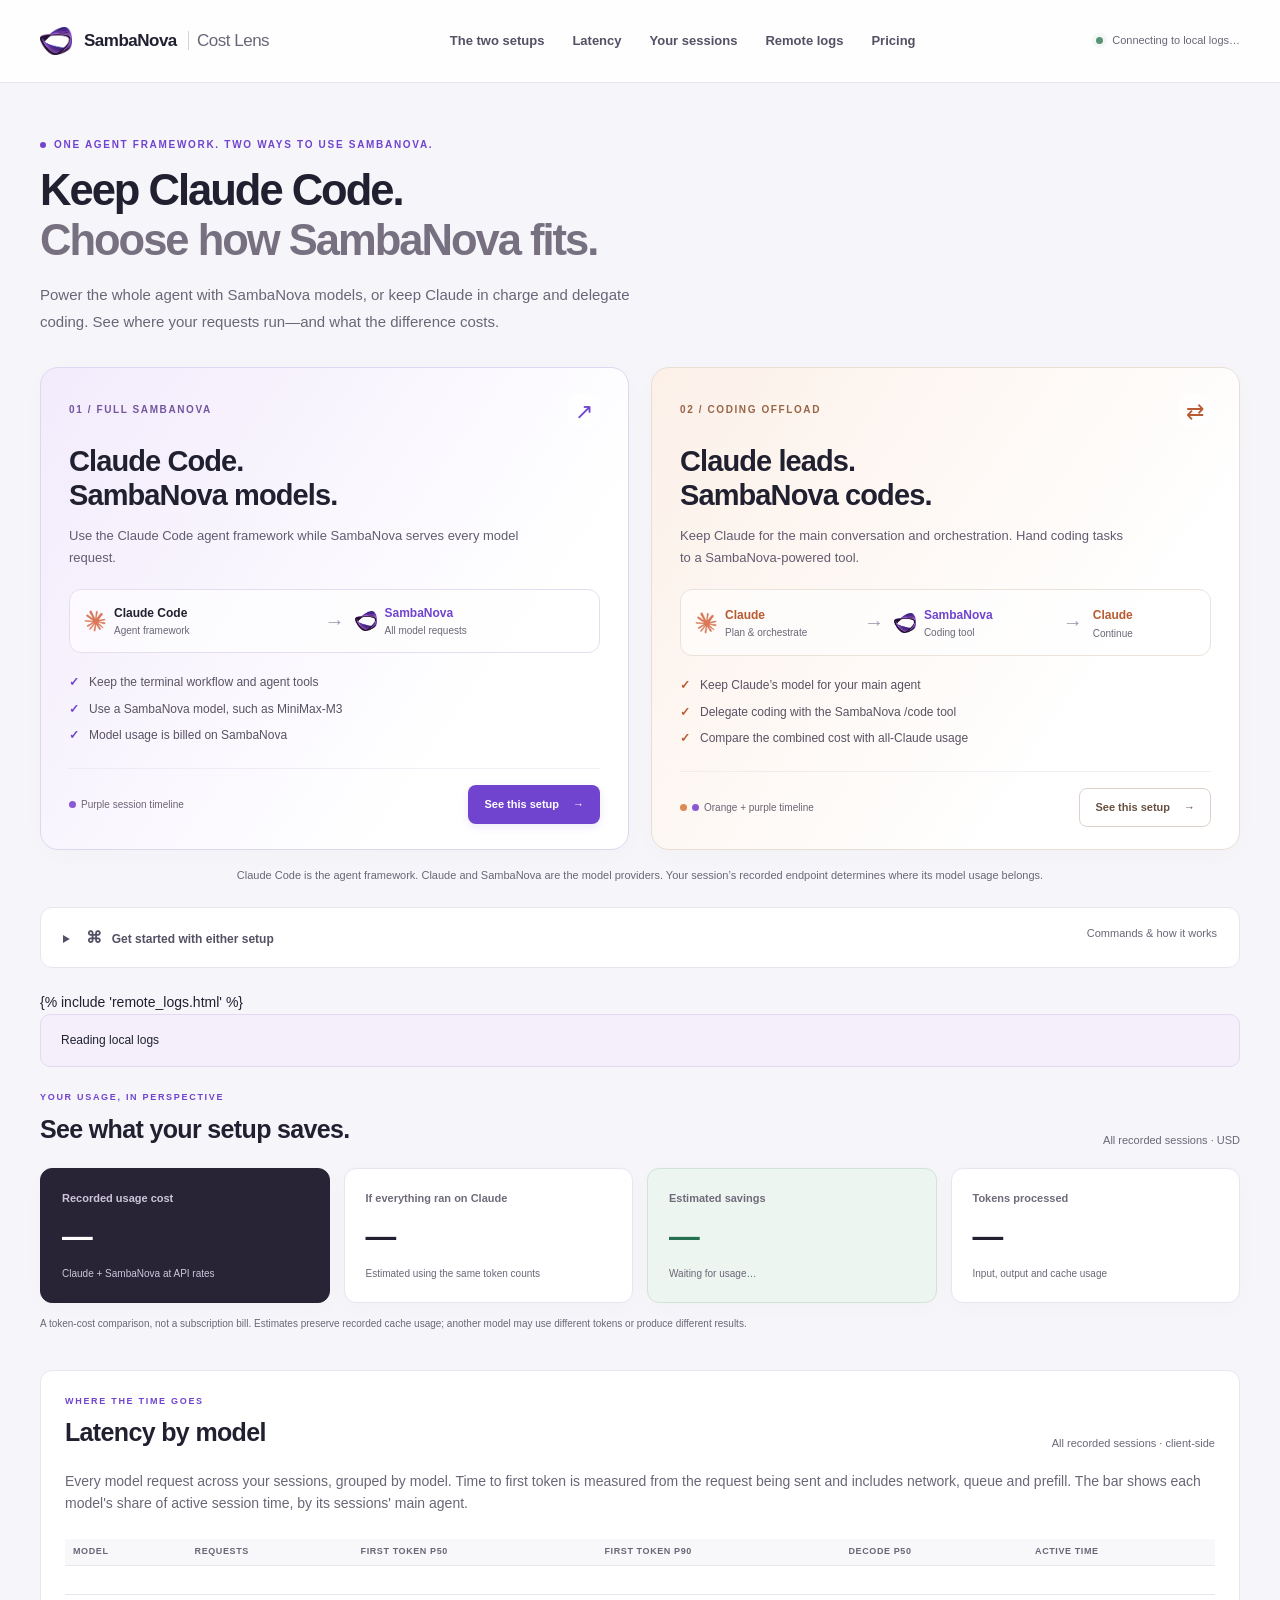
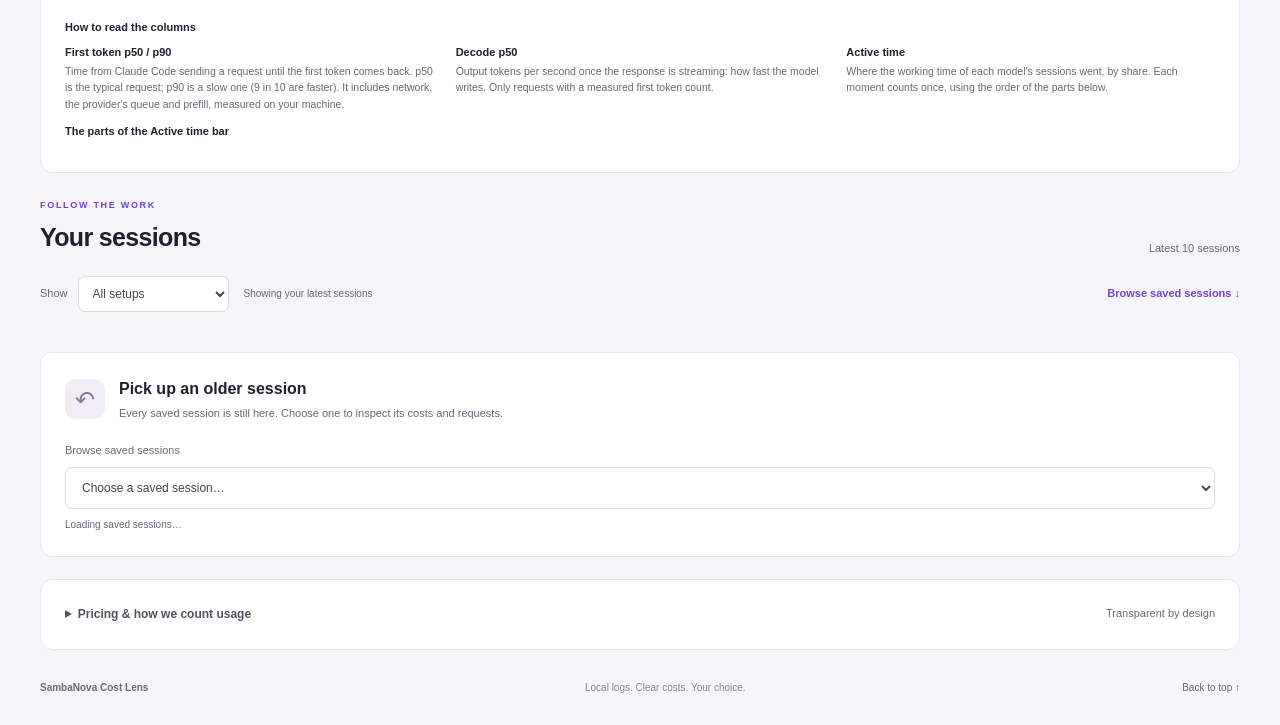
<file: templates/index.html>
<!doctype html>
<html lang="en">
<head>
  <meta charset="utf-8">
  <meta name="viewport" content="width=device-width, initial-scale=1">
  <meta name="theme-color" content="#f6f5fa">
  <title>SambaNova Cost Lens</title>
  <link rel="icon" type="image/png" href="/static/sambanova-icon.png">
  <link rel="stylesheet" href="/static/styles.css">
</head>
<body>
  <a class="skip-link" href="#sessionsSection">Skip to sessions</a>
  <header class="topbar"><div class="nav-inner">
    <a class="app-brand" href="#"><img src="/static/sambanova-icon.png" alt="" width="32" height="32"><span>SambaNova <b>Cost Lens</b></span></a>
    <nav aria-label="Main navigation"><a href="#options">The two setups</a><a href="#latency">Latency</a><a href="#sessionsSection">Your sessions</a><a href="#remoteLogs">Remote logs</a><a href="#pricing">Pricing</a></nav>
    <div class="status"><span class="pulse" aria-hidden="true"></span><span id="updated" role="status">Connecting to local logs…</span></div>
  </div></header>
  <main class="shell">
    <section class="hero">
      <div><p class="eyebrow"><span></span>One agent framework. Two ways to use SambaNova.</p>
        <h1>Keep Claude Code.<br><span>Choose how SambaNova fits.</span></h1>
        <p class="hero-copy">Power the whole agent with SambaNova models, or keep Claude in charge and delegate coding. See where your requests run—and what the difference costs.</p>
      </div>
    </section>

    <section id="options" class="options-grid" aria-label="Two ways to use SambaNova">
      <article class="option-card direct-option">
        <div class="option-top"><span class="option-number">01 / FULL SAMBANOVA</span><span class="option-symbol" aria-hidden="true">↗</span></div>
        <h2>Claude Code.<br>SambaNova models.</h2>
        <p>Use the Claude Code agent framework while SambaNova serves every model request.</p>
        <div class="workflow" aria-label="Claude Code agent framework sends all model requests to SambaNova">
          <div class="flow-node framework-node"><img src="/static/claude-icon.png" alt="" width="22" height="22"><b>Claude Code</b><small>Agent framework</small></div>
          <span class="flow-arrow" aria-hidden="true">→</span>
          <div class="flow-node samba-node"><img src="/static/sambanova-icon.png" alt="" width="22" height="22"><b>SambaNova</b><small>All model requests</small></div>
        </div>
        <ul class="option-benefits"><li>Keep the terminal workflow and agent tools</li><li>Use a SambaNova model, such as MiniMax-M3</li><li>Model usage is billed on SambaNova</li></ul>
        <div class="option-bottom"><span><i class="legend-dot purple"></i>Purple session timeline</span><button id="directSetup" class="button primary" type="button" aria-controls="setupGuide">See this setup <span aria-hidden="true">→</span></button></div>
      </article>
      <article class="option-card hybrid-option">
        <div class="option-top"><span class="option-number">02 / CODING OFFLOAD</span><span class="option-symbol" aria-hidden="true">⇄</span></div>
        <h2>Claude leads.<br>SambaNova codes.</h2>
        <p>Keep Claude for the main conversation and orchestration. Hand coding tasks to a SambaNova-powered tool.</p>
        <div class="workflow hybrid-flow" aria-label="Claude plans, SambaNova coding tool works, Claude continues">
          <div class="flow-node claude-node"><img src="/static/claude-icon.png" alt="" width="22" height="22"><b>Claude</b><small>Plan & orchestrate</small></div><span class="flow-arrow" aria-hidden="true">→</span>
          <div class="flow-node samba-node"><img src="/static/sambanova-icon.png" alt="" width="22" height="22"><b>SambaNova</b><small>Coding tool</small></div><span class="flow-arrow" aria-hidden="true">→</span>
          <div class="flow-node claude-node"><b>Claude</b><small>Continue</small></div>
        </div>
        <ul class="option-benefits"><li>Keep Claude’s model for your main agent</li><li>Delegate coding with the SambaNova /code tool</li><li>Compare the combined cost with all-Claude usage</li></ul>
        <div class="option-bottom"><span><i class="legend-dot orange"></i><i class="legend-dot purple"></i>Orange + purple timeline</span><button id="hybridSetup" class="button secondary" type="button" aria-controls="setupGuide">See this setup <span aria-hidden="true">→</span></button></div>
      </article>
    </section>
    <p class="options-caption">Claude Code is the agent framework. Claude and SambaNova are the model providers. Your session’s recorded endpoint determines where its model usage belongs.</p>

    <details id="setupGuide" class="setup-guide">
      <summary><span class="setup-summary-icon" aria-hidden="true">⌘</span>Get started with either setup<span class="summary-hint">Commands & how it works</span></summary>
      <div class="setup-content">
        <div class="segmented" aria-label="Choose a setup"><button id="guideDirect" type="button" aria-pressed="true">01 Full SambaNova</button><button id="guideHybrid" type="button" aria-pressed="false">02 Coding offload</button></div>
        <div id="setupContent"></div>
      </div>
    </details>

    {% include 'remote_logs.html' %}

    <section class="overview" aria-labelledby="overviewTitle">
      <p id="logSource" class="source-notice" role="status">Reading local logs</p>
      <div class="section-heading"><div><p class="eyebrow">YOUR USAGE, IN PERSPECTIVE</p><h2 id="overviewTitle">See what your setup saves.</h2></div><span class="scope-label">All recorded sessions · USD</span></div>
      <div class="scoreboard">
        <article class="actual-score"><span>Recorded usage cost</span><strong id="hybridCost">—</strong><small>Claude + SambaNova at API rates</small></article>
        <article><span>If everything ran on Claude</span><strong id="allClaudeCost">—</strong><small>Estimated using the same token counts</small></article>
        <article id="savingsCard" class="win"><span id="savingsLabel">Estimated savings</span><strong id="savings">—</strong><small id="savingsPct">Waiting for usage…</small></article>
        <article><span>Tokens processed</span><strong id="totalTokens">—</strong><small id="modelLabel">Input, output and cache usage</small></article>
      </div>
      <p class="accounting-caption">A token-cost comparison, not a subscription bill. Estimates preserve recorded cache usage; another model may use different tokens or produce different results.</p>
    </section>

    <section id="latency" class="panel latency-panel" aria-labelledby="latencyTitle">
      <div class="section-heading"><div><p class="eyebrow">WHERE THE TIME GOES</p><h2 id="latencyTitle">Latency by model</h2></div><span class="scope-label">All recorded sessions · client-side</span></div>
      <p class="subtle">Every model request across your sessions, grouped by model. Time to first token is measured from the request being sent and includes network, queue and prefill. The bar shows each model's share of active session time, by its sessions' main agent.</p>
      <div class="table-scroll"><table class="latency-table"><thead><tr><th scope="col">Model</th><th scope="col">Requests</th><th scope="col" title="Median time from sending a request to receiving the first token">First token p50</th><th scope="col" title="90% of requests got their first token within this time">First token p90</th><th scope="col" title="Median output tokens per second while the response was streaming">Decode p50</th><th scope="col" title="Share of working time in each part, for sessions where this model ran the main agent">Active time</th></tr></thead><tbody id="latencyRows"></tbody></table></div>
      <div class="latency-key">
        <h3>How to read the columns</h3>
        <dl>
          <div><dt>First token p50 / p90</dt><dd>Time from Claude Code sending a request until the first token comes back. p50 is the typical request; p90 is a slow one (9 in 10 are faster). It includes network, the provider's queue and prefill, measured on your machine.</dd></div>
          <div><dt>Decode p50</dt><dd>Output tokens per second once the response is streaming: how fast the model writes. Only requests with a measured first token count.</dd></div>
          <div><dt>Active time</dt><dd>Where the working time of each model's sessions went, by share. Each moment counts once, using the order of the parts below.</dd></div>
        </dl>
        <h3>The parts of the Active time bar</h3>
        <dl id="latencyLegend"></dl>
      </div>
    </section>

    <section id="sessionsSection" class="sessions-section" aria-labelledby="sessionsTitle">
      <div class="section-heading"><div><p class="eyebrow">FOLLOW THE WORK</p><h2 id="sessionsTitle">Your sessions</h2></div><span class="scope-label" id="sessionCount">Latest 10 sessions</span></div>
      <div class="session-toolbar"><div class="filter-group"><label for="sessionFilter">Show</label><select id="sessionFilter"><option value="all">All setups</option><option value="direct">Full SambaNova</option><option value="hybrid">Coding offload</option><option value="claude">Claude only</option><option value="mixed">Mixed providers</option></select></div><span id="filterStatus" role="status">Showing your latest sessions</span><a href="#sessionArchive" class="text-link">Browse saved sessions <span aria-hidden="true">↓</span></a></div>
      <div id="sessions" class="sessions"></div>
      <div id="sessionArchive" class="session-browser panel">
        <div class="archive-heading"><span class="archive-icon" aria-hidden="true">↶</span><div><h3>Pick up an older session</h3><p>Every saved session is still here. Choose one to inspect its costs and requests.</p></div></div>
        <label for="sessionPicker">Browse saved sessions</label>
        <select id="sessionPicker"><option value="">Choose a saved session…</option></select>
        <p id="sessionPickerStatus" class="subtle" role="status">Loading saved sessions…</p>
        <div id="selectedSession" class="sessions"></div>
      </div>
    </section>

    <section id="pricing" class="panel pricing-panel">
      <details><summary>Pricing & how we count usage<span class="summary-hint">Transparent by design</span></summary>
        <p id="pricingDate" class="subtle"></p>
        <p><a href="https://cloud.sambanova.ai/plans/pricing" target="_blank" rel="noreferrer">SambaNova pricing ↗</a> · <a href="https://platform.claude.com/docs/en/about-claude/pricing" target="_blank" rel="noreferrer">Claude pricing ↗</a></p>
        <p class="method-note">Fresh input, cache reads and cache writes are separate categories. Total tokens includes all of them plus output. Requests are counted once, even when they call several tools. Unknown model prices are labeled “Fallback rate”. Timelines show observed elapsed time, including tools and waiting—not decoding time.</p>
        <div class="table-scroll"><table><thead><tr><th scope="col">Model</th><th scope="col">Input</th><th scope="col">Output</th><th scope="col">Cache read</th><th scope="col">Write 5m</th><th scope="col">Write 1h</th></tr></thead><tbody id="rateRows"></tbody></table></div>
      </details>
    </section>
    <footer><span>SambaNova Cost Lens</span><span>Local logs. Clear costs. Your choice.</span><a href="#">Back to top ↑</a></footer>
  </main>
  <script src="/static/app.js"></script>
</body>
</html>
</file>
<file: static/styles.css>
:root {
  --bg: #f6f5fa; --panel: #fff; --ink: #202030; --muted: #696777;
  --line: #e7e5ee; --purple: #7044ce; --purple-light: #f1ebfc;
  --samba: #7044ce; --claude: #b95b30; --orange-light: #fbede4;
  --win: #24704f; --shadow: 0 5px 24px #26203905;
}
* { box-sizing: border-box; }
html { scroll-behavior: smooth; scroll-padding-top: 90px; }
body { margin: 0; background: var(--bg); color: var(--ink); font-family: -apple-system, BlinkMacSystemFont, "Segoe UI", sans-serif; font-size: 14px; line-height: 1.55; -webkit-font-smoothing: antialiased; }
a { color: var(--purple); text-underline-offset: 4px; }
button, select { font: inherit; }
button, summary, select { cursor: pointer; }
button, a, select, summary { -webkit-tap-highlight-color: transparent; }
:focus-visible { outline: 3px solid #9a78df; outline-offset: 4px; }
button { transition: background .18s, transform .18s, box-shadow .18s; }
button:active { transform: translateY(1px); }
h1, h2, h3, p { margin-top: 0; }
small, .subtle { color: var(--muted); }
small { line-height: 1.5; }
.skip-link { position: absolute; left: 16px; top: -80px; z-index: 20; background: #fff; padding: 12px; }
.skip-link:focus { top: 10px; }
.topbar { background: #ffffffed; border-bottom: 1px solid var(--line); }
.nav-inner { width: min(1320px, calc(100% - 80px)); min-height: 82px; margin: auto; display: flex; align-items: center; justify-content: space-between; gap: 24px; }
.app-brand { display: inline-flex; align-items: center; gap: 12px; font-size: 17px; color: var(--ink); text-decoration: none; white-space: nowrap; letter-spacing: -.5px; }
.app-brand span { font-weight: 650; }
.app-brand b { font-weight: 450; color: var(--muted); padding-left: 8px; margin-left: 7px; border-left: 1px solid #d6d3df; }
.app-brand img, .provider-label img, .flow-node img { object-fit: contain; }
nav { display: flex; gap: 28px; }
nav a { color: #555164; text-decoration: none; font-size: 13px; font-weight: 550; }
nav a:hover { color: var(--purple); }
.status { display: flex; align-items: center; gap: 9px; font-size: 11px; color: var(--muted); }
.pulse { width: 7px; height: 7px; background: #5a9277; border-radius: 50%; box-shadow: 0 0 0 4px #5a927711; flex-shrink: 0; }
.shell { width: min(1240px, calc(100% - 80px)); margin: auto; }
.hero { display: flex; align-items: flex-end; justify-content: space-between; gap: 32px; padding: 54px 0 32px; }
.eyebrow { color: var(--purple); font-size: 10px; font-weight: 750; letter-spacing: 1.7px; text-transform: uppercase; margin: 0 0 12px; }
.hero .eyebrow { display: flex; align-items: center; gap: 8px; }
.hero .eyebrow span { height: 6px; width: 6px; border-radius: 50%; background: var(--purple); }
h1 { font-size: clamp(34px, 3.4vw, 49px); font-weight: 650; letter-spacing: -2px; line-height: 1.16; margin: 0 0 17px; }
h1 span { color: #777080; }
.hero-copy { font-size: 15px; line-height: 1.75; color: var(--muted); max-width: 640px; margin-bottom: 0; }
.text-link { font-weight: 650; font-size: 12px; text-decoration: none; }
.text-link:hover { text-decoration: underline; }
.options-grid { display: grid; grid-template-columns: 1fr 1fr; gap: 22px; }
.option-card { border: 1px solid #dfd6f0; border-radius: 18px; padding: 26px 28px 22px; background: linear-gradient(125deg, #f2ebfc 0, #fff 73%); box-shadow: var(--shadow); }
.hybrid-option { background: linear-gradient(125deg, #fcf0e8 0, #fff 73%); border-color: #eaded4; }
.option-top { display: flex; justify-content: space-between; align-items: center; margin-bottom: 18px; }
.option-number { color: #74559e; font-size: 10px; font-weight: 750; letter-spacing: 1.6px; }
.hybrid-option .option-number { color: #976647; }
.option-symbol { width: 32px; height: 32px; border-radius: 10px; background: #ffffff80; border: 1px solid #ffffff; display: grid; place-items: center; font-size: 22px; color: var(--purple); }
.hybrid-option .option-symbol { color: var(--claude); }
.option-card h2 { font-size: 29px; font-weight: 650; letter-spacing: -.9px; line-height: 1.18; margin: 0 0 13px; }
.option-card > p { font-size: 13px; color: #625c70; line-height: 1.7; max-width: 455px; min-height: 45px; margin-bottom: 19px; }
.workflow { display: flex; gap: 10px; align-items: center; border-radius: 12px; padding: 14px; border: 1px solid #e6def0; background: #ffffffa6; }
.hybrid-flow { border-color: #ebe2da; }
.flow-node { display: grid; grid-template-columns: 22px 1fr; align-items: center; column-gap: 8px; flex: 1; min-width: 0; }
.flow-node img { grid-row: span 2; }
.flow-node b { font-size: 12px; white-space: nowrap; }
.flow-node small { font-size: 10px; white-space: nowrap; }
.flow-arrow { color: #a49aaf; font-size: 20px; }
.samba-node b { color: var(--purple); }
.claude-node b { color: var(--claude); }
.hybrid-flow .flow-node:last-child { display: block; flex: .65; }
.hybrid-flow .flow-node:last-child small { display: block; }
.option-benefits { list-style: none; padding: 0; margin: 20px 0 23px; color: #595263; font-size: 12px; }
.option-benefits li { padding-left: 20px; position: relative; margin: 8px 0; }
.option-benefits li::before { content: '✓'; position: absolute; left: 0; color: var(--purple); font-size: 12px; font-weight: 700; }
.hybrid-option .option-benefits li::before { color: var(--claude); }
.option-bottom { display: flex; align-items: center; justify-content: space-between; gap: 12px; padding-top: 16px; border-top: 1px solid #d9cfe355; }
.option-bottom > span { display: flex; align-items: center; gap: 5px; font-size: 10px; color: #6c6375; }
.legend-dot { display: inline-block; width: 7px; height: 7px; border-radius: 50%; flex-shrink: 0; }
.purple { background: #8c59d4; }.orange { background: #dd8952; }
.button { border-radius: 8px; padding: 10px 15px; font-size: 11px; font-weight: 650; display: inline-flex; align-items: center; gap: 14px; border: 1px solid transparent; white-space: nowrap; }
.primary { background: var(--purple); color: #fff; box-shadow: 0 3px 8px #7044ce20; }
.primary:hover { background: #5c32b4; }
.secondary { background: #fff; color: #685041; border-color: #ded2c8; }
.secondary:hover { background: #fbf3ed; }
.options-caption { font-size: 11px; color: var(--muted); text-align: center; margin: 17px 25px 23px; }
.setup-guide { background: #fff; border: 1px solid var(--line); border-radius: 12px; margin-bottom: 24px; }
.remote-guide { scroll-margin-top: 24px; }
.remote-guide pre { white-space: pre-wrap; overflow-wrap: anywhere; }
.remote-intro { display: grid; grid-template-columns: 1fr 1fr; gap: 24px; align-items: center; }
.remote-intro h2 { font-size: 26px; margin: 10px 0; }
.remote-intro p, .remote-step-copy p, .remote-note p { font-size: 13px; line-height: 1.7; }
.transfer-flow { display: flex; flex-wrap: wrap; justify-content: center; align-items: center; gap: 12px; padding: 30px 16px; border-radius: 12px; background: #f4effb; color: #67439c; }
.transfer-flow b { font-size: 13px; }.transfer-flow small { flex-basis: 100%; text-align: center; font-size: 11px; margin-top: 8px; }
.remote-steps { list-style: none; padding: 0; margin: 24px 0; }
.remote-steps > li { display: grid; grid-template-columns: .8fr 1.2fr; gap: 28px; padding: 24px 0; border-top: 1px solid var(--line); align-items: start; }
.remote-step-copy { min-width: 0; }.remote-step-copy h3 { margin: 8px 0; font-size: 18px; }.remote-step-copy code { overflow-wrap: anywhere; }
.remote-note, .source-notice { background: #f4effb; border: 1px solid #e4d9f3; padding: 16px 20px; border-radius: 10px; font-size: 12px; line-height: 1.6; }
.remote-note { margin-top: 24px; }.remote-note p { margin: 6px 0 0; }.source-notice { overflow-wrap: anywhere; margin-bottom: 24px; }
@media (max-width: 850px) { .remote-intro, .remote-steps > li { grid-template-columns: 1fr; }.remote-steps > li { gap: 12px; } }
summary { font-size: 12px; font-weight: 650; color: #555164; line-height: 1.7; }
.setup-guide > summary { padding: 16px 22px; }
.summary-hint { float: right; color: var(--muted); font-size: 11px; font-weight: 400; }
.setup-summary-icon { font-size: 16px; margin: 0 10px; }
.setup-content { border-top: 1px solid var(--line); padding: 24px; }
.segmented { display: inline-flex; gap: 4px; background: #f1eff5; border: 1px solid var(--line); padding: 4px; border-radius: 10px; margin-bottom: 24px; }
.segmented button { border: none; color: var(--muted); background: transparent; border-radius: 7px; padding: 8px 14px; font-size: 12px; }
.segmented button[aria-pressed="true"] { background: #fff; color: var(--purple); box-shadow: 0 2px 5px #29203410; font-weight: 650; }
.guide-grid { display: grid; grid-template-columns: .85fr 1.15fr; gap: 40px; align-items: start; }
.guide-grid h3 { margin: 12px 0; font-size: 21px; letter-spacing: -.5px; }
.guide-grid p { font-size: 12px; color: var(--muted); }
.guide-result { color: #484152 !important; }
.code-panel { background: #252331; color: #ddd8e9; border-radius: 12px; overflow: hidden; min-width: 0; }
.code-heading { display: flex; align-items: center; justify-content: space-between; padding: 12px 16px; background: #ffffff06; border-bottom: 1px solid #ffffff0e; font-size: 11px; }
.copy-button { color: #ede6fc; background: #ffffff0e; border: 1px solid #ffffff26; border-radius: 5px; font-size: 10px; padding: 4px 9px; }
.copy-button:hover { background: #ffffff20; }
pre { font-size: 11px; line-height: 1.9; overflow-x: auto; padding: 20px; margin: 0; tab-size: 2; }
.code-panel .copy-feedback { font-size: 10px; color: #d5c5f6; margin: 0; padding: 0 20px 10px; }
.code-panel .copy-feedback:empty { padding: 0; }
.return-guide { margin-top: 24px; padding-top: 18px; border-top: 1px solid var(--line); }
.return-guide > summary { color: var(--claude); }
.return-guide > p { font-size: 12px; color: var(--muted); margin: 14px 0; }
.return-guide .code-panel { max-width: 640px; }
.section-heading { display: flex; align-items: flex-end; justify-content: space-between; gap: 20px; margin-bottom: 19px; }
.section-heading h2 { margin: 0; font-size: 25px; letter-spacing: -.65px; font-weight: 650; }
.section-heading .eyebrow { margin-bottom: 5px; font-size: 9px; }
.scope-label { color: var(--muted); font-size: 11px; }
.scoreboard { display: grid; grid-template-columns: repeat(4, minmax(0, 1fr)); gap: 14px; }
.scoreboard article { background: #fff; border: 1px solid var(--line); border-radius: 12px; padding: 21px; display: flex; flex-direction: column; gap: 12px; box-shadow: var(--shadow); }
.scoreboard article > span { color: #706a7b; font-size: 11px; font-weight: 550; }
.scoreboard strong { font-size: clamp(22px, 2.4vw, 33px); font-weight: 650; letter-spacing: -.7px; font-variant-numeric: tabular-nums; line-height: 1.15; }
.scoreboard small { font-size: 10px; }
.scoreboard .actual-score { background: #282435; border-color: #282435; color: #fff; }
.actual-score > span, .actual-score small { color: #cdc5db !important; }
.scoreboard .win { background: #edf5f0; border-color: #d2e4d9; }
.win strong { color: var(--win); }
.extra-score { background: #fff4e8 !important; }.extra-score strong { color: #9a5117; }
.accounting-caption { font-size: 10px; color: var(--muted); margin: 13px 0 38px; }
.session-toolbar { display: flex; align-items: center; gap: 15px; margin: 0 0 16px; }
.filter-group { display: flex; align-items: center; gap: 10px; }
.filter-group label { font-size: 11px; color: var(--muted); }
select { background: #fff; border: 1px solid #dcd8e5; border-radius: 7px; padding: 9px 30px 9px 10px; max-width: 100%; color: #494154; font-size: 12px; }
#filterStatus { font-size: 10px; color: var(--muted); }
.session-toolbar > a { margin-left: auto; font-size: 11px; }
.sessions { display: grid; gap: 20px; }
.session { padding: 25px; border: 1px solid var(--line); border-radius: 14px; background: #fff; min-width: 0; box-shadow: var(--shadow); }
.session-top { display: flex; align-items: center; justify-content: space-between; gap: 22px; }
.session-title { margin: 9px 0 3px; font-size: 21px; letter-spacing: -.45px; overflow-wrap: anywhere; }
.session-title > span { display: inline-block; margin-left: 8px; color: #8c8498; font: 400 11px ui-monospace, monospace; letter-spacing: 0; vertical-align: middle; }
.session-top small { display: block; font-size: 11px; }
.mode-badge { display: inline-flex; border-radius: 5px; background: #f0eef4; color: #716a7c; font-size: 9px; font-weight: 650; padding: 4px 8px; letter-spacing: .3px; }
.mode-badge.direct { background: #f0e8fc; color: #7044ac; }
.mode-badge.hybrid { background: #faf0e6; color: #95653c; }
.mode-badge.mixed { background: #eceaf6; color: #68609c; }
.right { text-align: right; }
.right b { display: block; font-size: 12px; margin-bottom: 4px; font-weight: 600; }
.session-cost-grid { display: grid; grid-template-columns: repeat(4, minmax(0, 1fr)); gap: 12px; margin: 22px 0 16px; }
.session-cost-grid > div { background: #faf9fc; border: 1px solid #eeebf2; border-radius: 9px; padding: 15px; }
.session-cost-grid .provider-label { display: flex; align-items: center; gap: 6px; font-size: 10px; color: #686172; min-height: 19px; }
.session-cost-grid strong { display: block; margin: 10px 0 5px; font-size: 23px; font-weight: 650; font-variant-numeric: tabular-nums; letter-spacing: -.5px; }
.session-cost-grid small { display: block; font-size: 10px; }
.session-cost-grid .combined-card { background: #f0ebf8; border-color: #e4dbef; }
.combined-card strong { color: var(--purple); }
.session-cost-grid .all-claude-card { border-style: dashed; background: #fff; }
.cost-comparison { padding: 16px 18px; border-radius: 9px; background: #f7faf8; border: 1px solid #dfebe3; margin: 14px 0; }
.comparison-head { display: flex; align-items: center; justify-content: space-between; gap: 15px; }
.comparison-head strong { color: var(--win); font-size: 12px; font-weight: 650; }
.comparison-head > span { font-size: 9px; color: #788579; white-space: nowrap; }
.cost-comparison.extra-cost { background: #fff7ef; border-color: #f2dfcb; }
.extra-cost .comparison-head strong { color: #965517; }
.cost-comparison.neutral { background: #f9f8fb; border-color: var(--line); font-size: 11px; color: var(--muted); }
.cost-comparison > p { font-size: 10px; color: var(--muted); margin: 10px 0 4px; }
.cost-comparison > small { display: block; font-size: 9px; line-height: 1.6; }
.cost-bars { max-width: 800px; margin: 12px 0; display: grid; gap: 7px; }
.cost-bars > div { display: grid; grid-template-columns: 120px 1fr 80px; gap: 12px; align-items: center; }
.cost-bars span, .cost-bars b { font-size: 10px; color: #6a6873; }
.cost-bars b { text-align: right; font-weight: 550; font-variant-numeric: tabular-nums; }
.cost-track { background: #eae9ee; height: 7px; border-radius: 5px; overflow: hidden; }
.cost-track i { display: block; height: 100%; border-radius: 5px; }
.actual-bar { background: #8556cb; }.baseline-bar { background: #beb6c9; }
.session-timing { margin: 22px 0 14px; }
.timing-heading { display: flex; align-items: baseline; justify-content: space-between; gap: 12px; margin-bottom: 12px; }
.timing-heading h3 { font-size: 11px; margin: 0; font-weight: 600; }
.timing-heading > span { font-size: 10px; color: var(--muted); }
.timing-legend { display: flex; flex-wrap: wrap; gap: 10px 22px; font-size: 10px; margin-bottom: 8px; }
.timing-legend > span { display: flex; align-items: center; gap: 6px; }
.timing-legend b { font-weight: 650; }
.claude-time { color: #9f5730; }.samba-time { color: #7749b1; }.unknown-time { color: var(--muted); }
.timing-track { height: 13px; background: #f1eef6; border-radius: 4px; overflow: hidden; position: relative; }
.timing-bar { position: absolute; top: 0; bottom: 0; }
.timing-bar.claude-time, .claude-time .timing-dot { background: #df8b55; }
.timing-bar.samba-time, .samba-time .timing-dot { background: #9463d5; }
.timing-bar.unknown-time, .unknown-time .timing-dot { background: #bdbcc6; }
.timing-dot { width: 6px; height: 6px; display: inline-block; border-radius: 50%; }
.timing-axis { display: flex; justify-content: space-between; gap: 12px; margin: 5px 0; }
.timing-axis small { font-size: 9px; }.timing-axis small:last-child { text-align: right; }
.timing-details summary { font-size: 10px; font-weight: 450; color: #7f778b; margin-top: 9px; }
.timing-run-note, .timing-note { font-size: 10px; color: var(--muted); margin: 7px 0; line-height: 1.7; }
.timing-unavailable { font-size: 9px; position: absolute; left: 6px; top: -1px; color: var(--muted); }
.request-details { margin-top: 18px; border-top: 1px solid var(--line); }
.request-details > summary { padding: 15px 0 0; font-size: 11px; color: var(--purple); }
.request-details[open] > summary { margin-bottom: 18px; }
.session-context { background: #faf9fc; border-radius: 6px; padding: 10px 12px; margin: 12px 0; }
.session-context p { font-size: 10px; color: var(--muted); margin: 3px 0; overflow-wrap: anywhere; }
.session-meta { display: flex; gap: 7px; flex-wrap: wrap; margin: 10px 0; font-size: 10px; color: var(--muted); }
.session-meta span { background: #f8f7fa; border: 1px solid var(--line); border-radius: 5px; padding: 5px 8px; }
.runs-grid { display: grid; grid-template-columns: repeat(2, minmax(0, 1fr)); gap: 24px; margin-top: 24px; }
.runs-col { min-width: 0; }
.runs-col h3 { font-size: 11px; font-weight: 650; margin: 0 0 12px; padding-bottom: 10px; border-bottom: 2px solid #ede7f6; }
.runs-col:last-child h3 { border-color: #f3e6dc; }
.activity-list { max-height: 440px; overflow-y: auto; overscroll-behavior: contain; scrollbar-width: thin; padding-right: 6px; }
.activity-step { padding: 13px 0; border-bottom: 1px solid var(--line); }
.step-head { display: flex; flex-wrap: wrap; align-items: center; gap: 7px; margin-bottom: 6px; font-size: 10px; }
.step-head > span:nth-child(2) { flex: 1; color: var(--muted); }
.step-head > b { white-space: nowrap; font-weight: 650; }
.pill { padding: 2px 6px; color: #a5613c; background: #fbefe7; border-radius: 4px; font-size: 9px; }
.samba-pill { background: #f0eafa; color: #7950b2; }.estimate-pill { background: #eee9f7; color: #81708e; }
.activity-step small { display: block; font-size: 10px; line-height: 1.7; }
.tool-list { padding: 0; margin: 9px 0; list-style: none; }
.tool-list li { display: grid; grid-template-columns: auto 1fr; gap: 4px 8px; margin-bottom: 6px; font-size: 11px; }
.tool-list span { overflow-wrap: anywhere; color: #6a6274; }.tool-list small { grid-column: 2; }
.step-note, .empty { font-size: 11px; color: var(--muted); margin: 8px 0; }
.empty-panel { text-align: center; padding: 50px 20px; border: 1px dashed #dcd4e7; border-radius: 12px; background: #fff; }
.empty-panel b { font-size: 17px; display: block; color: #63576f; margin-bottom: 7px; }
.empty-panel p { margin: 0; }
.estimate-box { padding: 16px; background: #faf7ff; border: 1px dashed #dfd4ef; border-radius: 9px; margin: 16px 0; font-size: 12px; }
.estimate-box p { margin: 8px 0; color: var(--muted); }
.estimate-box small { font-size: 10px; }
.estimate-tag { display: inline-block; font-size: 9px; color: #7c658f; margin-left: 10px; }
.estimate-values { display: flex; flex-wrap: wrap; gap: 12px 24px; margin: 12px 0; }
.estimate-values span { font-size: 10px; color: var(--muted); }.estimate-values b { display: block; color: var(--ink); font-size: 17px; margin-top: 3px; }
.unavailable-run { border: 1px dashed var(--line); padding: 12px; border-radius: 8px; font-size: 11px; margin-top: 10px; }
.panel { background: #fff; border: 1px solid var(--line); border-radius: 12px; padding: 24px; }
.session-browser { margin-top: 24px; }
.archive-heading { display: flex; align-items: center; gap: 14px; margin-bottom: 20px; }
.archive-icon { color: #8a759d; background: #f1edf7; border-radius: 10px; height: 40px; width: 40px; display: grid; place-items: center; font-size: 24px; flex-shrink: 0; }
.archive-heading h3 { margin: 0 0 3px; font-size: 16px; font-weight: 650; }
.archive-heading p { font-size: 11px; color: var(--muted); margin: 0; }
.session-browser label { display: block; font-size: 11px; margin-bottom: 8px; color: var(--muted); }
.session-browser select { width: 100%; padding: 12px; }
.session-browser > p { font-size: 10px; margin: 8px 0 0; }
#selectedSession:not(:empty) { margin-top: 24px; }
.pricing-panel { margin-top: 22px; }
.pricing-panel summary { font-size: 12px; }
.pricing-panel details[open] summary { margin-bottom: 20px; }
.pricing-panel p { font-size: 11px; }
.method-note { color: var(--muted); font-size: 11px; line-height: 1.7; }
.table-scroll { overflow-x: auto; }
table { border-collapse: collapse; width: 100%; font-size: 11px; }
th, td { text-align: left; padding: 12px; border-bottom: 1px solid var(--line); white-space: nowrap; }
th { background: #f8f7fa; font-weight: 600; color: #6a6375; }
footer { display: flex; justify-content: space-between; gap: 20px; padding: 30px 0; font-size: 10px; color: #8a8492; }
footer > span:first-child { color: #706479; font-weight: 600; }
footer a { text-decoration: none; color: #706479; }
@media (min-width: 1450px) { .hero { padding-top: 62px; } }
@media (max-width: 1100px) {
  .nav-inner, .shell { width: calc(100% - 48px); }
  nav { gap: 18px; }.status { font-size: 10px; }
  .option-card { padding: 23px; }.option-bottom { flex-wrap: wrap; }
  .hybrid-flow { gap: 6px; padding: 12px 9px; }.hybrid-flow .flow-node { column-gap: 5px; }
  .hybrid-flow .flow-node b { font-size: 11px; }.hybrid-flow .flow-node small { font-size: 9px; }
  .scoreboard article { padding: 18px; }.scoreboard strong { font-size: 26px; }
  .session-cost-grid { gap: 8px; }.session-cost-grid > div { padding: 13px; }
}
@media (max-width: 850px) {
  .nav-inner { flex-wrap: wrap; gap: 10px; padding: 16px 0; }.status { margin-left: auto; }nav { order: 3; width: 100%; }
  .hero { display: block; padding-top: 34px; }
  .options-grid { grid-template-columns: 1fr; }.option-card { padding: 26px; }
  .option-bottom { flex-wrap: nowrap; }.option-card > p { min-height: 0; max-width: none; }
  .workflow { max-width: 550px; }.hybrid-flow .flow-node b { font-size: 12px; }.hybrid-flow .flow-node small { font-size: 10px; }
  .scoreboard { grid-template-columns: repeat(2, minmax(0, 1fr)); }.scoreboard strong { font-size: 31px; }
  .session-cost-grid { grid-template-columns: repeat(2, minmax(0, 1fr)); }
  .guide-grid { grid-template-columns: 1fr; gap: 24px; }.runs-grid { grid-template-columns: 1fr; }
  .session-top { align-items: flex-start; }.right { max-width: 45%; }
  .section-heading h2 { font-size: 23px; }.summary-hint { font-size: 10px; }
  .comparison-head { align-items: flex-start; flex-direction: column; gap: 4px; }
}
@media (max-width: 560px) {
  .nav-inner, .shell { width: calc(100% - 32px); }.app-brand { font-size: 15px; gap: 8px; }.app-brand b { padding-left: 5px; margin-left: 4px; }
  .status { width: 100%; margin-top: 5px; }nav { justify-content: space-between; margin-top: 6px; }
  h1 { font-size: 33px; letter-spacing: -1.4px; }.eyebrow { font-size: 8px; letter-spacing: 1px; }.hero-copy { font-size: 13px; }
  .option-card { padding: 21px; }.option-card h2 { font-size: 28px; }.option-card > p { font-size: 12px; }
  .option-bottom { gap: 12px; align-items: flex-start; flex-direction: column; }.button { width: 100%; justify-content: space-between; padding: 12px; }
  .button, .segmented button, select { min-height: 44px; }.copy-button { min-height: 36px; }
  .hybrid-flow { gap: 5px; padding: 12px 8px; }.hybrid-flow img { display: none; }.hybrid-flow .flow-node { display: block; }
  .hybrid-flow .flow-node b, .hybrid-flow .flow-node small { display: block; }.hybrid-flow .flow-node small { font-size: 9px; }
  .options-caption { margin: 15px 5px 20px; font-size: 10px; }.setup-guide > summary { padding: 14px; }.setup-summary-icon { margin-left: 3px; }
  .summary-hint { float: none; display: block; margin-top: 4px; }.setup-content { padding: 17px; }
  .segmented { display: flex; }.segmented button { flex: 1; padding: 8px; font-size: 11px; }
  .section-heading { flex-wrap: wrap; gap: 6px; }.scope-label { font-size: 10px; }
  .scoreboard { gap: 10px; }.scoreboard article { padding: 15px; gap: 10px; }.scoreboard strong { font-size: 23px; }.scoreboard article > span { font-size: 10px; min-height: 30px; }.scoreboard small { font-size: 9px; }
  .session-toolbar { flex-wrap: wrap; gap: 10px; }.session-toolbar > a { margin-left: 0; }
  .session { padding: 17px; }.session-top { flex-direction: column; gap: 14px; }.right { text-align: left; max-width: none; }
  .session-title { font-size: 19px; }.session-cost-grid { gap: 8px; margin-top: 17px; }.session-cost-grid > div { padding: 11px; }
  .session-cost-grid strong { font-size: 20px; }.session-cost-grid small { font-size: 9px; }.session-cost-grid .provider-label { font-size: 9px; flex-wrap: wrap; }.provider-label img { width: 15px; height: 15px; }
  .cost-comparison { padding: 13px; }.cost-bars > div { grid-template-columns: 90px 1fr 58px; gap: 7px; }.cost-bars span, .cost-bars b { font-size: 9px; }
  .timing-heading { flex-wrap: wrap; gap: 4px; }.timing-legend { font-size: 9px; gap: 8px 16px; }.timing-axis small { font-size: 8px; }
  .activity-list { max-height: 360px; }.panel { padding: 18px; }.archive-heading { align-items: flex-start; }.archive-heading p { font-size: 10px; }
  footer { flex-wrap: wrap; gap: 10px; }footer > span:nth-child(2) { order: 3; width: 100%; }
}
.unlogged-note { border: 1px solid #ecd9b8; background: #fdf7ec; border-radius: 10px; padding: 10px 14px; margin: 12px 0; display: grid; gap: 3px; }
.unlogged-note b { font-size: 12px; font-weight: 650; color: #8a5a12; }.unlogged-note span { font-size: 10px; color: var(--muted); line-height: 1.6; }
/* Latency breakdown */
.lat-first_token { background: #d9a03f; }.lat-generation { background: #8c59d4; }.lat-tool { background: #3f8f70; }
.lat-approval { background: #d0567c; }.lat-overhead { background: #9a9fae; }
.lat-auto_check { background: repeating-linear-gradient(135deg, #24604a 0 4px, #2f7a5d 4px 8px); }.lat-text-auto_check { color: #24604a; }
.check-share { color: #24604a; font-size: 9px; }
.latency-box { margin: 18px 0 14px; padding-top: 16px; border-top: 1px solid var(--line); }
.latency-legend { display: flex; flex-wrap: wrap; gap: 8px 20px; font-size: 10px; margin-bottom: 8px; }
.latency-legend > span { display: flex; align-items: center; gap: 6px; cursor: help; }
.latency-legend b { font-weight: 650; }.latency-legend small { font-size: 9px; }
.lat-dot { width: 7px; height: 7px; border-radius: 2px; display: inline-block; }
.latency-track { height: 13px; background: #f1eef6; border-radius: 4px; overflow: hidden; display: flex; position: relative; }
.latency-track > span { height: 100%; }
.latency-stats { display: grid; grid-template-columns: repeat(5, minmax(0, 1fr)); gap: 10px; margin: 14px 0 6px; }
.latency-stats > div { border: 1px solid var(--line); border-radius: 10px; padding: 9px 11px; display: grid; gap: 2px; min-width: 0; }
.latency-stats span { font-size: 9px; color: var(--muted); text-transform: uppercase; letter-spacing: .8px; }
.latency-stats b { font-size: 15px; font-weight: 650; overflow-wrap: anywhere; }
.latency-stats small { font-size: 9px; overflow-wrap: anywhere; }
.timeline-plot { margin: 4px 0 16px; }
.tl-head { display: flex; flex-wrap: wrap; align-items: center; gap: 8px 16px; margin-bottom: 8px; font-size: 10px; }
.tl-head > b { font-size: 11px; font-weight: 600; }
.tl-head label { display: flex; align-items: center; gap: 6px; color: var(--muted); }
.tl-head select { font-size: 10px; padding: 2px 6px; border: 1px solid var(--line); border-radius: 6px; background: #fff; }
.live-badge { display: inline-flex; align-items: center; gap: 6px; color: var(--win); font-weight: 650; }
.live-badge i { width: 7px; height: 7px; border-radius: 50%; background: var(--win); animation: tl-pulse 1.6s ease-in-out infinite; }
@keyframes tl-pulse { 50% { opacity: .35; } }
.tl-body { display: grid; gap: 5px; }
.tl-lane { display: grid; grid-template-columns: 170px minmax(0, 1fr); gap: 10px; align-items: center; }
.tl-label { font-size: 10px; color: #4d4a5a; white-space: nowrap; overflow: hidden; text-overflow: ellipsis; display: flex; gap: 6px; align-items: baseline; }
.tl-now-state { font-style: normal; font-size: 9px; font-weight: 650; }
.lat-text-first_token { color: #a8741c; }.lat-text-generation { color: #7044ce; }.lat-text-tool { color: #2f7a5d; }.lat-text-approval { color: #b23f63; }.lat-text-overhead { color: #6d7282; }.lat-text-idle { color: var(--muted); }
.tl-track { position: relative; height: 18px; background: #f4f2f8; border-radius: 4px; overflow: hidden; }
.tl-seg { position: absolute; top: 0; bottom: 0; }
.tl-seg.lat-idle { background: transparent; }
.tl-axis { position: relative; height: 14px; }
.tl-gap { position: absolute; top: 0; height: 12px; font-size: 8px; color: var(--muted); text-align: center; overflow: hidden; white-space: nowrap;
  background: repeating-linear-gradient(135deg, #ebe8f1 0 3px, transparent 3px 6px); border-radius: 3px; line-height: 12px; }
.tl-now { position: absolute; right: 0; top: -4px; width: 2px; height: 16px; background: var(--win); }
.tl-times { padding-left: 180px; }
@media (max-width: 850px) { .tl-lane { grid-template-columns: 90px minmax(0, 1fr); }.tl-times { padding-left: 100px; } }
@media (prefers-reduced-motion: reduce) { .live-badge i { animation: none; } }
.server-split { border: 1px dashed #d8d2e4; border-radius: 10px; padding: 9px 12px; margin: 8px 0; display: grid; gap: 6px; }
.server-split > b { font-size: 11px; font-weight: 600; }.server-split > span, .server-split > small { font-size: 10px; color: var(--muted); line-height: 1.6; }
.server-split code { font-size: 9.5px; background: #f3f1f7; padding: 1px 4px; border-radius: 4px; overflow-wrap: anywhere; }
.server-off { border-style: dotted; }
.server-cells { display: grid; grid-template-columns: repeat(7, minmax(0, 1fr)); gap: 8px; }
.server-cells > div { display: grid; gap: 1px; cursor: help; min-width: 0; }.server-cells span { font-size: 9px; color: var(--muted); }.server-cells b { font-size: 13px; font-weight: 650; }
@media (max-width: 850px) { .server-cells { grid-template-columns: repeat(2, minmax(0, 1fr)); } }
.latency-agents { margin-top: 12px; display: grid; gap: 8px; }
.latency-agents h4 { font-size: 10px; margin: 0; font-weight: 600; color: var(--muted); }
.latency-agent { display: grid; grid-template-columns: minmax(0, 1fr) minmax(0, 1.2fr); gap: 12px; align-items: center; }
.latency-agent b { font-size: 11px; font-weight: 600; display: block; overflow-wrap: anywhere; }.latency-agent small { font-size: 9px; }
.latency-table { width: 100%; border-collapse: collapse; font-size: 11px; margin: 10px 0; }
.latency-table th, .latency-table td { text-align: left; padding: 6px 8px; border-bottom: 1px solid var(--line); vertical-align: middle; white-space: nowrap; }
.latency-table thead th { font-size: 9px; color: var(--muted); font-weight: 600; text-transform: uppercase; letter-spacing: .6px; }
.latency-table tbody th { font-weight: 600; background: transparent; }
.latency-requests { max-height: 320px; overflow: auto; }
.latency-panel { margin: 26px 0; }
.latency-key { margin-top: 18px; border-top: 1px solid var(--line); padding-top: 14px; }
.latency-key h3 { font-size: 11px; font-weight: 600; margin: 10px 0 8px; }
.latency-key dl { display: grid; grid-template-columns: repeat(auto-fit, minmax(240px, 1fr)); gap: 10px 22px; margin: 0; }
.latency-key dt { font-size: 11px; font-weight: 600; display: flex; align-items: center; gap: 6px; }
.latency-key dd { margin: 2px 0 0; font-size: 10.5px; color: var(--muted); line-height: 1.6; }
.lat-idle-key { background: #f1eef6; border: 1px solid #ddd8e6; }
.share-item { display: inline-flex; align-items: center; gap: 4px; margin-right: 10px; white-space: nowrap; }
.latency-share { min-width: 220px; white-space: normal !important; }.latency-share small { font-size: 9px; display: block; margin-top: 4px; }
.provider-chip { font-size: 9px; font-weight: 650; border-radius: 99px; padding: 2px 7px; margin-right: 7px; }
.provider-chip.sambanova { background: var(--purple-light); color: var(--samba); }
.provider-chip.claude { background: var(--orange-light); color: var(--claude); }
.provider-chip.unknown { background: #eeedf2; color: var(--muted); }
@media (max-width: 850px) { .latency-stats { grid-template-columns: repeat(2, minmax(0, 1fr)); }.latency-agent { grid-template-columns: 1fr; gap: 4px; } }
@media (prefers-reduced-motion: reduce) { html { scroll-behavior: auto; }button { transition: none; } }
.check-breakdown { margin-top: 12px; }
.check-breakdown h4 { margin: 0 0 6px; font-size: 12px; }
.check-breakdown p { margin: 0; font-size: 12px; }
.check-breakdown th .lat-dot { margin-right: 6px; }
</file>
